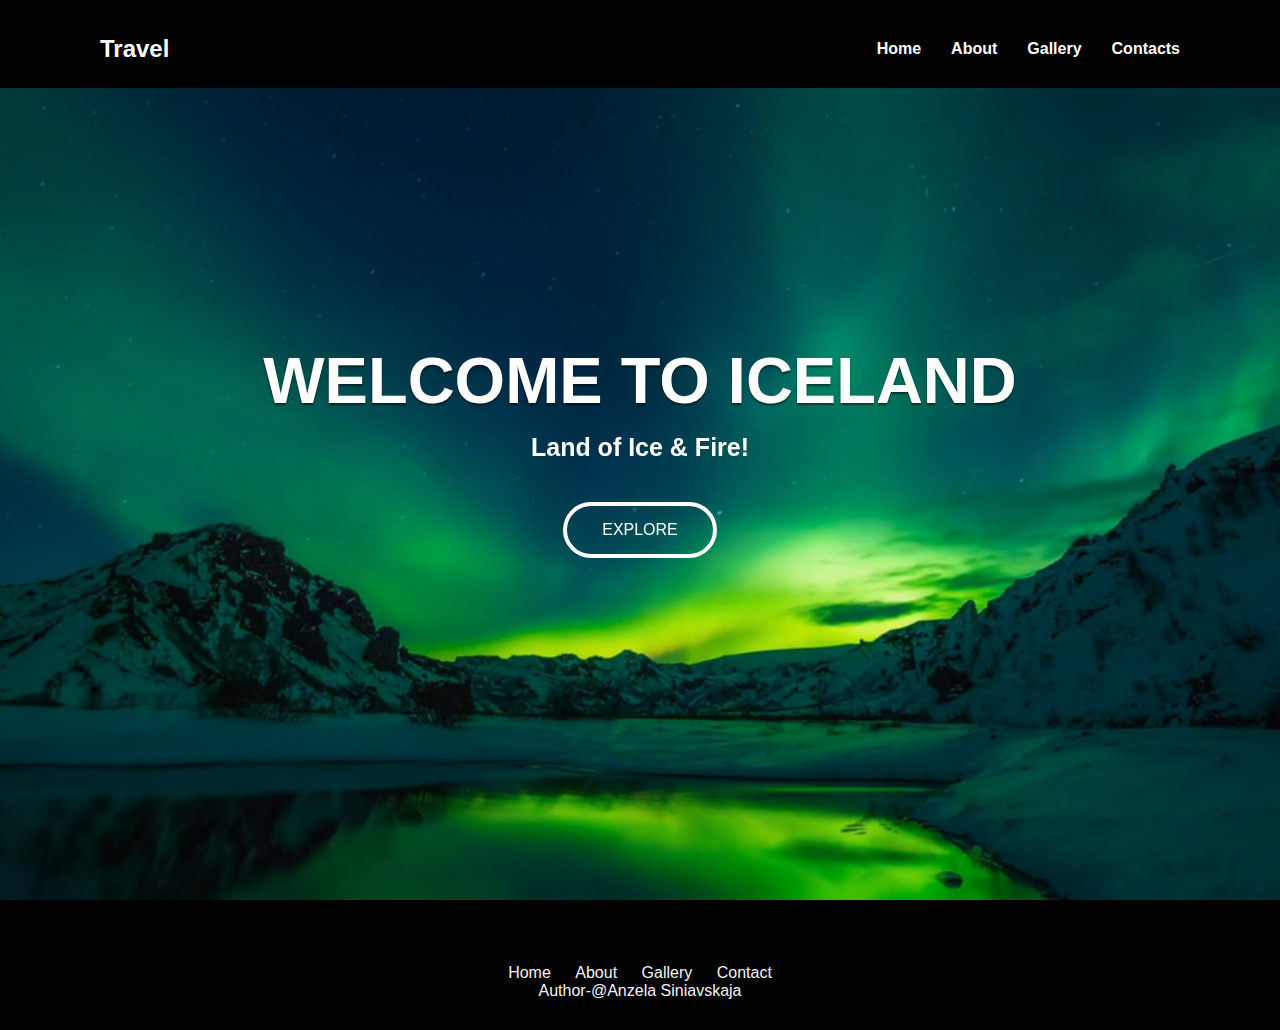
<file: index.html>
<!DOCTYPE html>
<html lang="en">
<head>
    <meta charset="UTF-8">
    <meta name="viewport" content="width=device-width, initial-scale=1.0">
    <meta name="description"
        content="Informative Travel blog about the Iceland">
    <meta name="keywords" content="Iceland, Aurora, Volcano, Traver Iceland">
    <meta name="author" content="Anzela Siniavskaja">
    <title>Iceland</title>
    <link rel="stylesheet" href="assets/css/style.css">
    <link rel="stylesheet" href="https://cdnjs.cloudflare.com/ajax/libs/font-awesome/6.6.0/css/all.min.css" integrity="sha512-Kc323vGBEqzTmouAECnVceyQqyqdsSiqLQISBL29aUW4U/M7pSPA/gEUZQqv1cwx4OnYxTxve5UMg5GT6L4JJg==" crossorigin="anonymous" referrerpolicy="no-referrer" />
</head>
<body>
    <header>
         <h2><a href="#">Travel</a></h2> 
            <ul class="nav">
            <li><a href="index.html" class="link">Home</a></li>
            <li><a href="about.html" class="link">About</a></li>
            <li><a href="gallery.html" class="link">Gallery</a></li>
            <li><a href="contact.html" class="link">Contacts</a></li>
            </ul>
    </header>
    <section class="box">
        <video src="assets/img/74183-550033434_medium.mp4" autoplay muted loop></video>
        <h1>Welcome to Iceland</h1>
        <h3>Land of Ice & Fire!</h3>
        <a href="about.html" class="boxBtn">Explore</a>
    </section>
    <footer>
        <section class="footer">
            <div class="social">
                <a href="https://www.instagram.com/" target="_blank" rel="noopener" id="Instagram"
                    aria-label="Visit our Instagram page (opens in a new tab)"><i class="fa-brands fa-instagram"></i></a>
          <a href="https://www.facebook.com/" target="_blank" rel="noopener"
                    aria-label="Visit our Facebook page (opens in a new tab)"><i class="fa-brands fa-facebook"></i></a>
          <a href="https://twitter.com/?lang=en" target="_blank" rel="noopener"
                    aria-label="Visit our Twitter page (opens in a new tab)"><i class="fa-brands fa-square-twitter"></i></a>
          <a href="https://www.snapchat.com/" target="_blank" rel="noopener"
                    aria-label="Visit our Snapchat page (opens in a new tab)"><i class="fa-brands fa-snapchat"></i></a>
            </div>

            <ul>
                <li><a href="index.html" class="link">Home</a></li>
                <li><a href="about.html" class="link">About</a></li>
                <li><a href="gallery.html" class="link">Gallery</a></li>
                <li><a href="contact.html" class="link">Contact</a></li>
            </ul>
            <p class="author">Author-@Anzela Siniavskaja</p>
        </section>
        </footer>
</body>
</html>
</file>
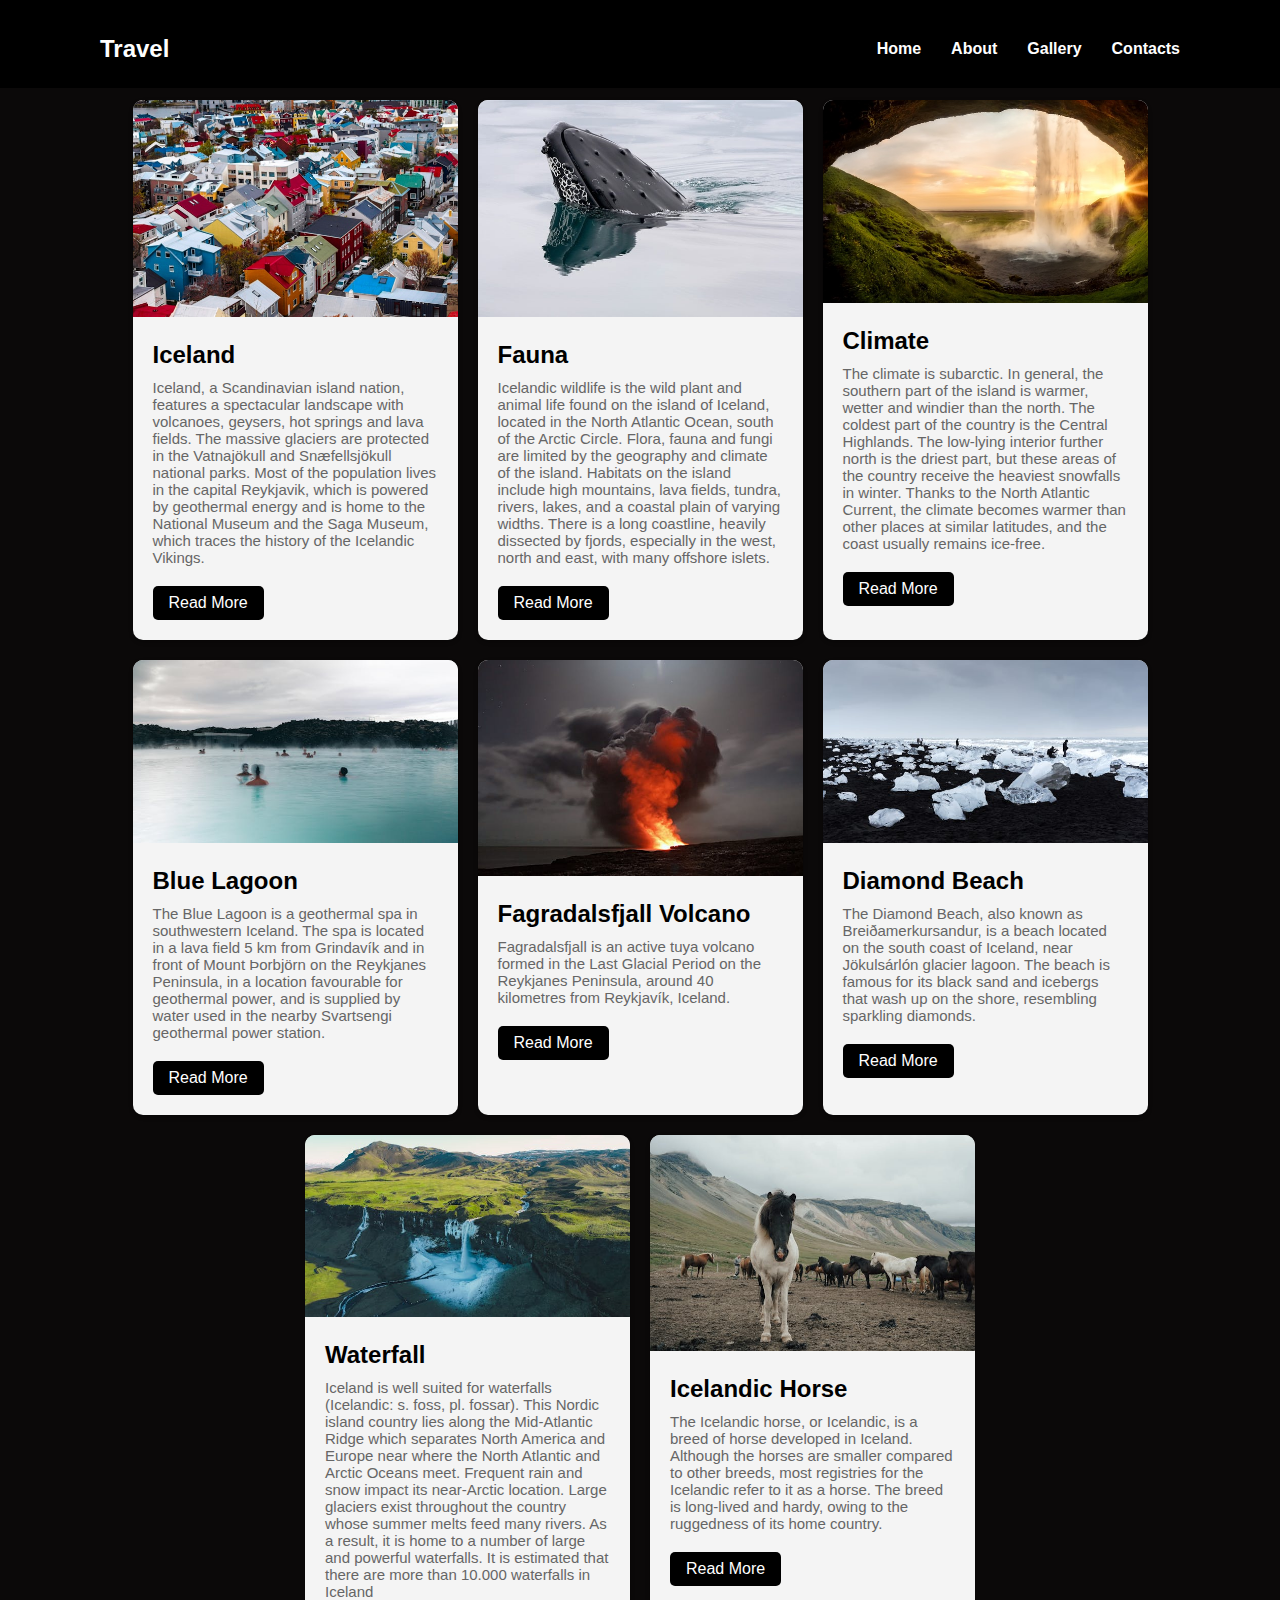
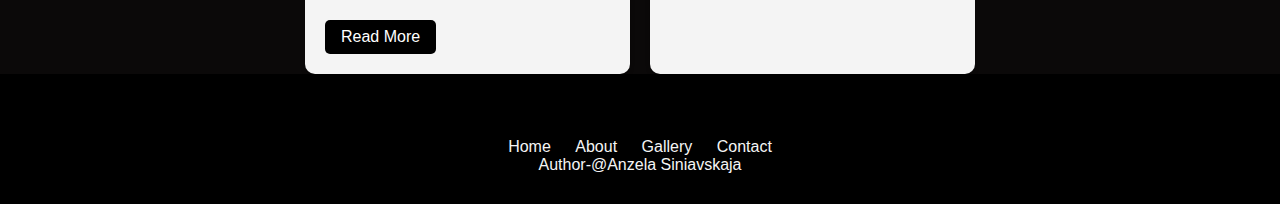
<file: about.html>
<!DOCTYPE html>
<html lang="en">
<head>
    <meta charset="UTF-8">
    <meta name="viewport" content="width=device-width, initial-scale=1.0">
        <meta name="description"
        content="Informative Travel blog about the Iceland">
    <meta name="keywords" content="Iceland, Aurora, Volcano, Traver Iceland">
    <meta name="author" content="Anzela Siniavskaja">
    <title>Iceland</title>
    <link rel="stylesheet" href="assets/css/style.css">
    <link rel="stylesheet" href="https://cdnjs.cloudflare.com/ajax/libs/font-awesome/6.6.0/css/all.min.css" integrity="sha512-Kc323vGBEqzTmouAECnVceyQqyqdsSiqLQISBL29aUW4U/M7pSPA/gEUZQqv1cwx4OnYxTxve5UMg5GT6L4JJg==" crossorigin="anonymous" referrerpolicy="no-referrer" />
</head>
<body>
    <header>
         <h2><a href="#">Travel</a></h2> 
            <ul class="nav">
            <li><a href="index.html" class="link">Home</a></li>
            <li><a href="about.html" class="link">About</a></li>
            <li><a href="gallery.html" class="link">Gallery</a></li>
            <li><a href="contact.html" class="link">Contacts</a></li>
            </ul>
    </header>
   <main>
        <div class="card-container">
            <div class="card">
                <img src="assets/img/tom-podmore-N1ONXKUAiGU-unsplash.jpg" alt="">
                <div class="card-content">
                    <h1>Iceland</h1>
                    <p>Iceland, a Scandinavian island nation, features a spectacular landscape with volcanoes, geysers, hot springs and lava fields. The massive glaciers are protected in the Vatnajökull and Snæfellsjökull national parks. Most of the population lives in the capital Reykjavik, which is powered by geothermal energy and is home to the National Museum and the Saga Museum, which traces the history of the Icelandic Vikings.</p>
                    <a href="https://en.wikipedia.org/wiki/Iceland" class="card-button link" target="_blank">Read More</a>
                </div>
            </div>

         
            <div class="card">
                <img src="assets/img/whale-8274342_640.jpg" alt="">
                <div class="card-content">
                    <h1>Fauna</h1>
                    <p>Icelandic wildlife is the wild plant and animal life found on the island of Iceland, located in the North Atlantic Ocean, south of the Arctic Circle. Flora, fauna and fungi are limited by the geography and climate of the island. Habitats on the island include high mountains, lava fields, tundra, rivers, lakes, and a coastal plain of varying widths. There is a long coastline, heavily dissected by fjords, especially in the west, north and east, with many offshore islets.</p>
                    <a href="https://en.wikipedia.org/wiki/Iceland" class="card-button link" target="_blank">Read More</a>
                </div>
            </div>

         
            <div class="card">
                <img src="assets/img/iceland-2608985_640.jpg" alt="">
                <div class="card-content">
                    <h1>Climate</h1>
                    <p>The climate is subarctic. In general, the southern part of the island is warmer, wetter and windier than the north. The coldest part of the country is the Central Highlands. The low-lying interior further north is the driest part, but these areas of the country receive the heaviest snowfalls in winter. Thanks to the North Atlantic Current, the climate becomes warmer than other places at similar latitudes, and the coast usually remains ice-free.</p>
                    <a href="https://en.wikipedia.org/wiki/Iceland" class="card-button link" target="_blank">Read More</a>
                </div>
            </div>

              <div class="card">
                <img src="assets/img/pexels-it-s-mj-1143455268-20955080.jpg" alt="">
                <div class="card-content">
                    <h1>Blue Lagoon</h1>
                    <p>The Blue Lagoon is a geothermal spa in southwestern Iceland. The spa is located in a lava field 5 km from Grindavík and in front of Mount Þorbjörn on the Reykjanes Peninsula, in a location favourable for geothermal power, and is supplied by water used in the nearby Svartsengi geothermal power station.</p>
                    <a href="https://en.wikipedia.org/wiki/Iceland" class="card-button link" target="_blank">Read More</a>
                </div>
            </div>

                <div class="card">
                <img src="assets/img/pexels-pixabay-417070.jpg" alt="">
                <div class="card-content">
                    <h1>Fagradalsfjall Volcano</h1>
                    <p>Fagradalsfjall is an active tuya volcano formed in the Last Glacial Period on the Reykjanes Peninsula, around 40 kilometres from Reykjavík, Iceland.</p>
                    <a href="https://en.wikipedia.org/wiki/Iceland" class="card-button link" target="_blank">Read More</a>
                </div>
            </div>

               <div class="card">
                <img src="assets/img/pexels-valdemaras-d-784301-4087258.jpg" alt="">
                <div class="card-content">
                    <h1>Diamond Beach</h1>
                    <p>The Diamond Beach, also known as Breiðamerkursandur, is a beach located on the south coast of Iceland, near Jökulsárlón glacier lagoon. The beach is famous for its black sand and icebergs that wash up on the shore, resembling sparkling diamonds.</p>
                    <a href="https://en.wikipedia.org/wiki/Iceland" class="card-button link" target="_blank">Read More</a>
                </div>
            </div>

                  <div class="card">
                <img src="assets/img/pexels-archie-mcnicol-559645417-16948673.jpg" alt="">
                <div class="card-content">
                    <h1>Waterfall</h1>
                    <p>Iceland is well suited for waterfalls (Icelandic: s. foss, pl. fossar). This Nordic island country lies along the Mid-Atlantic Ridge which separates North America and Europe near where the North Atlantic and Arctic Oceans meet. Frequent rain and snow impact its near-Arctic location. Large glaciers exist throughout the country whose summer melts feed many rivers. As a result, it is home to a number of large and powerful waterfalls. It is estimated that there are more than 10.000 waterfalls in Iceland</p>
                    <a href="https://en.wikipedia.org/wiki/Iceland" class="card-button link" target="_blank">Read More</a>
                </div>
            </div>

                   <div class="card">
                <img src="assets/img/pexels-katapal-2659484.jpg" alt="">
                <div class="card-content">
                    <h1>Icelandic Horse</h1>
                    <p>The Icelandic horse, or Icelandic, is a breed of horse developed in Iceland. Although the horses are smaller compared to other breeds, most registries for the Icelandic refer to it as a horse. The breed is long-lived and hardy, owing to the ruggedness of its home country.</p>
                    <a href="https://en.wikipedia.org/wiki/Iceland" class="card-button link" target="_blank">Read More</a>
                </div>
            </div>
        </div>
   </main>
    <footer>
        <section class="footer">
            <div class="social">
                <a href="https://www.instagram.com/" target="_blank" rel="noopener" id="Instagram"
                    aria-label="Visit our Instagram page (opens in a new tab)"><i class="fa-brands fa-instagram"></i></a>
          <a href="https://www.facebook.com/" target="_blank" rel="noopener"
                    aria-label="Visit our Facebook page (opens in a new tab)"><i class="fa-brands fa-facebook"></i></a>
          <a href="https://twitter.com/?lang=en" target="_blank" rel="noopener"
                    aria-label="Visit our Twitter page (opens in a new tab)"><i class="fa-brands fa-square-twitter"></i></a>
          <a href="https://www.snapchat.com/" target="_blank" rel="noopener"
                    aria-label="Visit our Snapchat page (opens in a new tab)"><i class="fa-brands fa-snapchat"></i></a>
            </div>

            <ul>
                <li><a href="index.html" class="link">Home</a></li>
                <li><a href="about.html" class="link">About</a></li>
                <li><a href="gallery.html" class="link">Gallery</a></li>
                <li><a href="contact.html" class="link">Contact</a></li>
            </ul>
            <p class="author">Author-@Anzela Siniavskaja</p>
        </section>
        </footer>
</body>
</html>
</file>
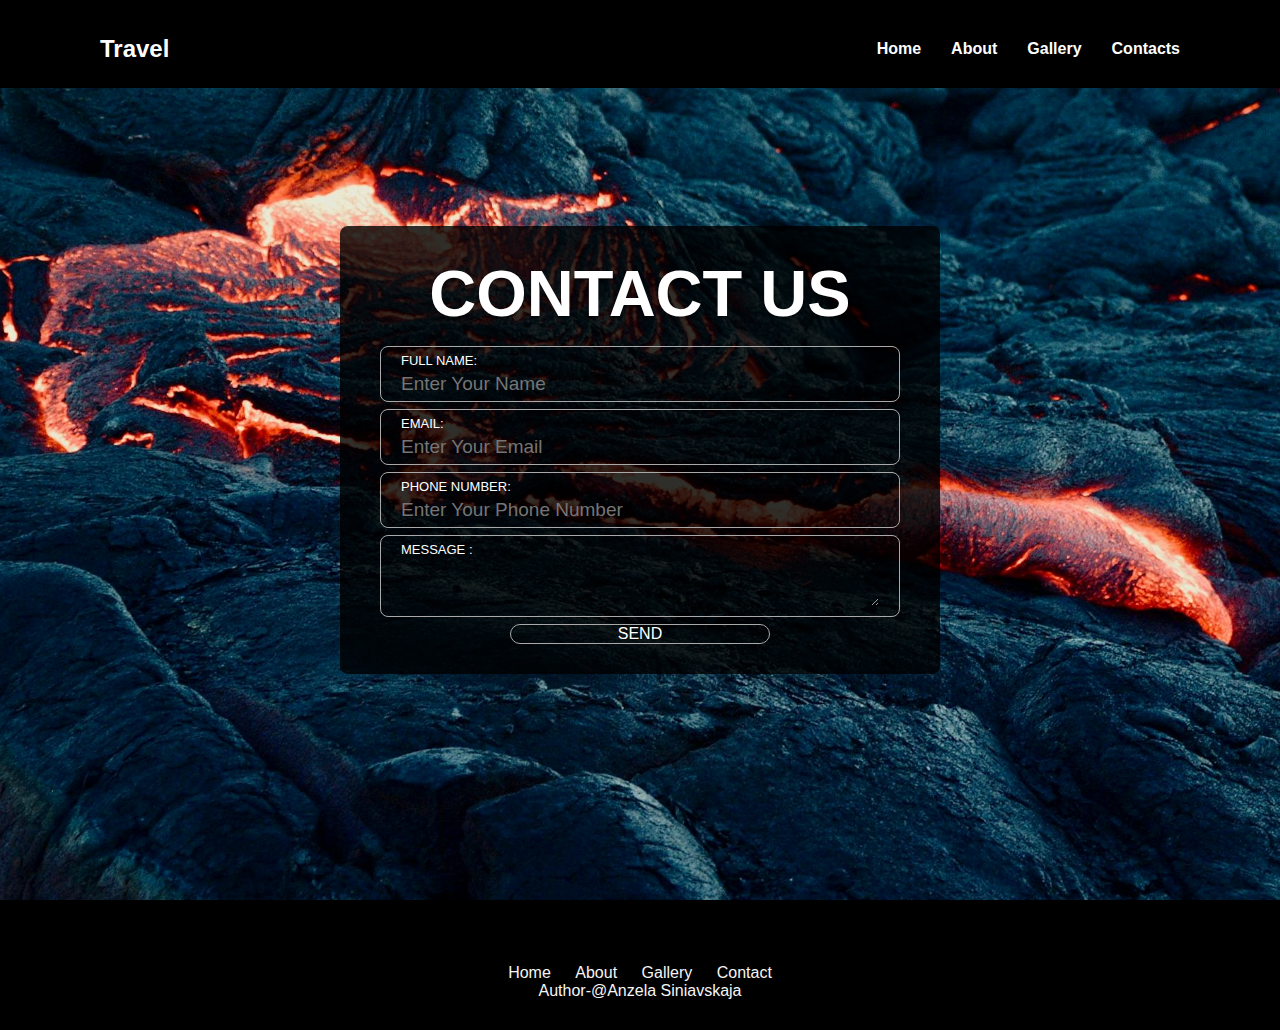
<file: contact.html>
<!DOCTYPE html>
<html lang="en">
<head>
    <meta charset="UTF-8">
    <meta name="viewport" content="width=device-width, initial-scale=1.0">
    <meta name="description"
        content="Informative Travel blog about the Iceland">
    <meta name="keywords" content="Iceland, Aurora, Volcano, Traver Iceland">
    <meta name="author" content="Anzela Siniavskaja">
    <title>Iceland</title>
    <link rel="stylesheet" href="assets/css/style.css">
    <link rel="stylesheet" href="https://cdnjs.cloudflare.com/ajax/libs/font-awesome/6.6.0/css/all.min.css" integrity="sha512-Kc323vGBEqzTmouAECnVceyQqyqdsSiqLQISBL29aUW4U/M7pSPA/gEUZQqv1cwx4OnYxTxve5UMg5GT6L4JJg==" crossorigin="anonymous" referrerpolicy="no-referrer" />
</head>
<body>
    <header>
         <h2><a href="#">Travel</a></h2> 
            <ul class="nav">
            <li><a href="index.html" class="link">Home</a></li>
            <li><a href="about.html" class="link">About</a></li>
            <li><a href="gallery.html" class="link">Gallery</a></li>
            <li><a href="contact.html" class="link">Contacts</a></li>
            </ul>
    </header>
<section class="box">
    <img src="assets/img/pexels-brent-keane-181485-1687530.jpg" alt="">
    <div class="contact-form">
        <h1>Contact Us</h1>
        <div class="form">
            <label>Full Name:</label>
            <input type="text" placeholder="Enter Your Name">
        </div>
          <div class="form">
            <label>Email:</label>
            <input type="text" placeholder="Enter Your Email">
        </div>
          <div class="form">
            <label>Phone Number:</label>
            <input type="text" placeholder="Enter Your Phone Number">
        </div>
        <div class="form">
            <label>Message :</label>
            <textarea></textarea>
        </div>
        <a href="" class="button">Send</a>  
    </div>
</section>
    <footer>
        <section class="footer">
            <div class="social">
                <a href="https://www.instagram.com/" target="_blank" rel="noopener" id="Instagram"
                    aria-label="Visit our Instagram page (opens in a new tab)"><i class="fa-brands fa-instagram"></i></a>
          <a href="https://www.facebook.com/" target="_blank" rel="noopener"
                    aria-label="Visit our Facebook page (opens in a new tab)"><i class="fa-brands fa-facebook"></i></a>
          <a href="https://twitter.com/?lang=en" target="_blank" rel="noopener"
                    aria-label="Visit our Twitter page (opens in a new tab)"><i class="fa-brands fa-square-twitter"></i></a>
          <a href="https://www.snapchat.com/" target="_blank" rel="noopener"
                    aria-label="Visit our Snapchat page (opens in a new tab)"><i class="fa-brands fa-snapchat"></i></a>
            </div>

            <ul>
                <li><a href="index.html" class="link">Home</a></li>
                <li><a href="about.html" class="link">About</a></li>
                <li><a href="gallery.html" class="link">Gallery</a></li>
                <li><a href="contact.html" class="link">Contact</a></li>
            </ul>
            <p class="author">Author-@Anzela Siniavskaja</p>
        </section>
        </footer>
</body>
</html>
</file>
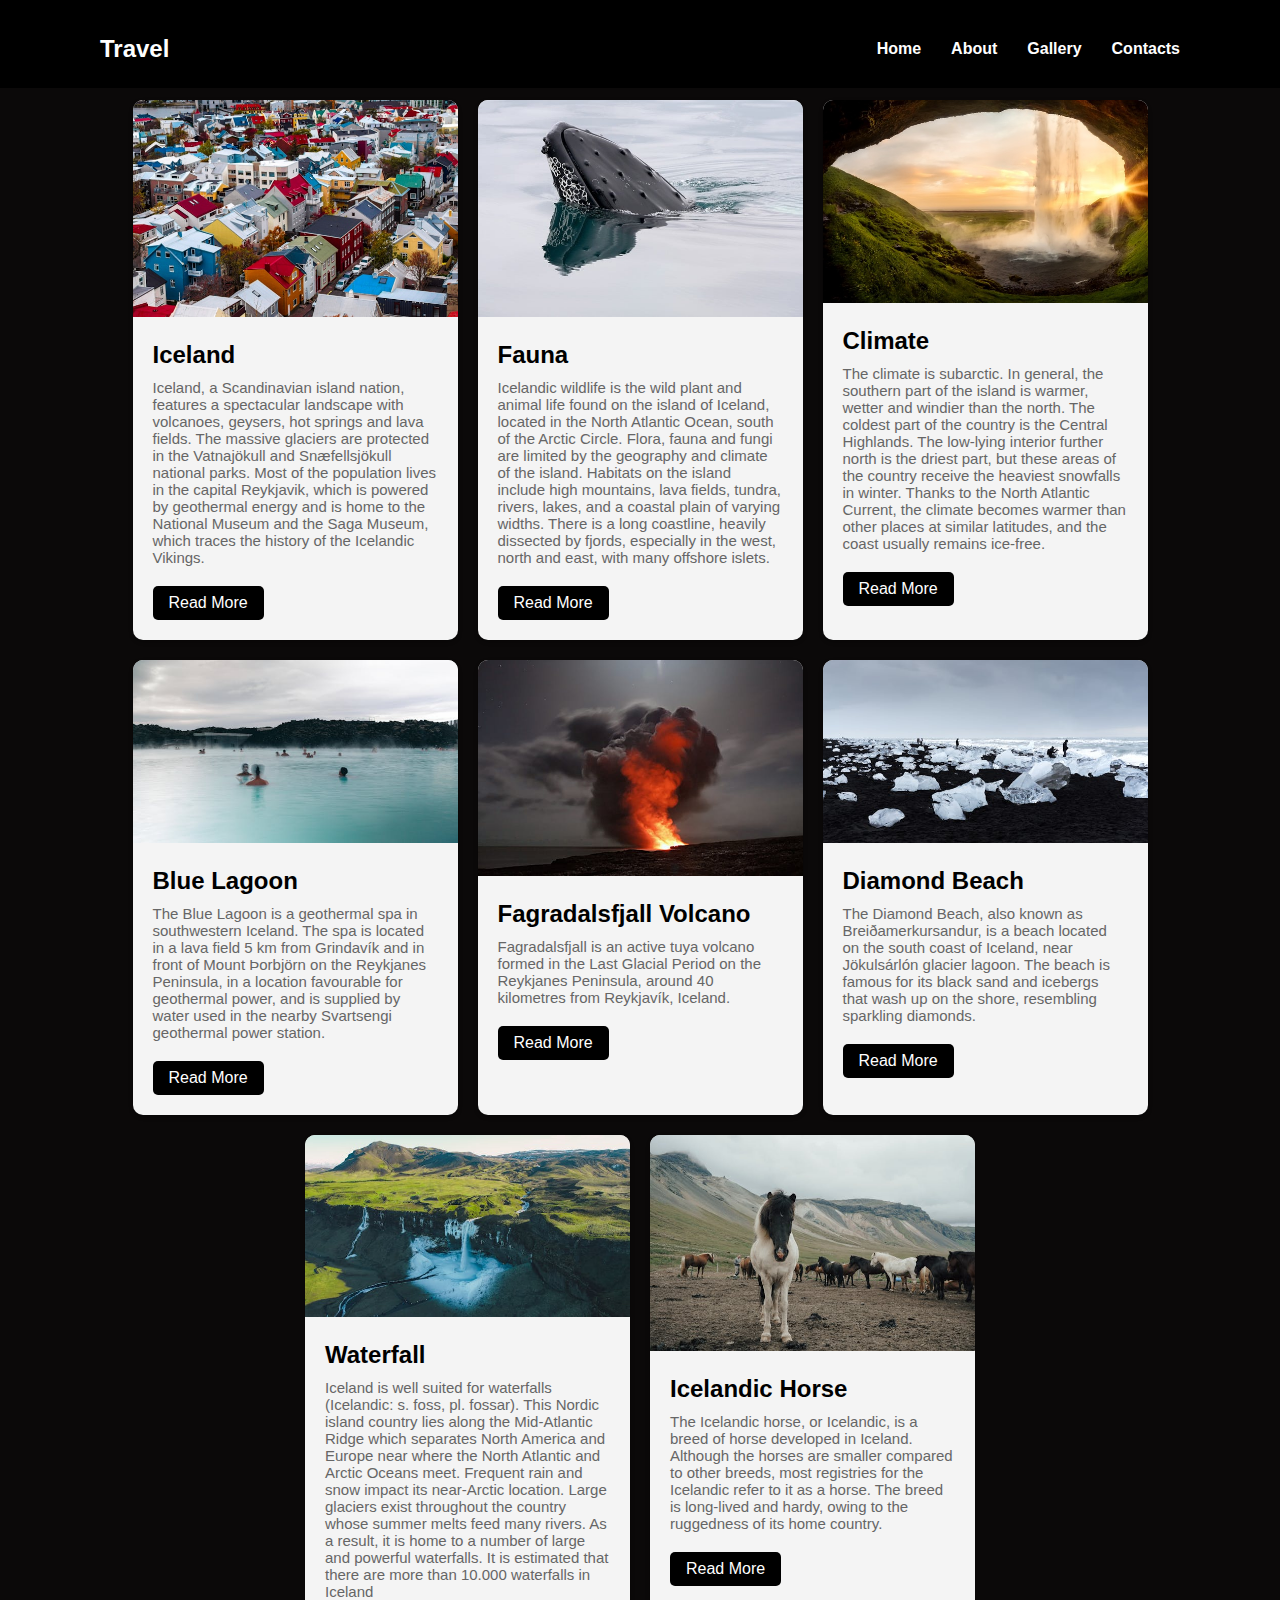
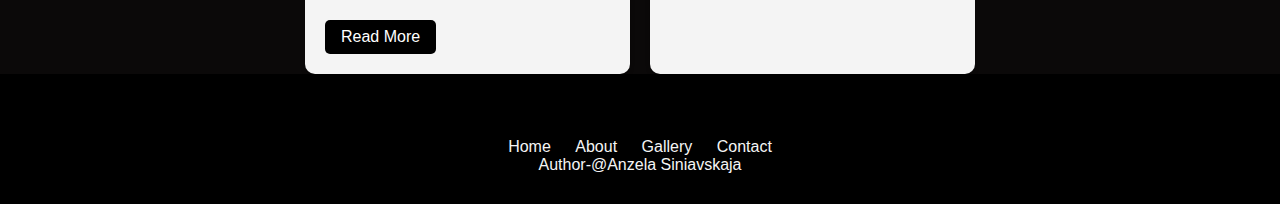
<file: info.html>
<!DOCTYPE html>
<html lang="en">
<head>
    <meta charset="UTF-8">
    <meta name="viewport" content="width=device-width, initial-scale=1.0">
    <title>Document</title>
    <link rel="stylesheet" href="assets/css/style.css">
    <link rel="stylesheet" href="https://cdnjs.cloudflare.com/ajax/libs/font-awesome/6.6.0/css/all.min.css" integrity="sha512-Kc323vGBEqzTmouAECnVceyQqyqdsSiqLQISBL29aUW4U/M7pSPA/gEUZQqv1cwx4OnYxTxve5UMg5GT6L4JJg==" crossorigin="anonymous" referrerpolicy="no-referrer" />
</head>
<body>
    <header>
         <h2><a href="#">Travel</a></h2> 
            <ul class="nav">
            <li><a href="index.html" class="link">Home</a></li>
            <li><a href="info.html" class="link">About</a></li>
            <li><a href="img.html" class="link">Gallery</a></li>
            <li><a href="contact.html" class="link">Contacts</a></li>
            </ul>
    </header>
   <main>
        <div class="card-container">
            <div class="card">
                <img src="./img/tom-podmore-N1ONXKUAiGU-unsplash.jpg" alt="">
                <div class="card-content">
                    <h1>Iceland</h1>
                    <p>Iceland, a Scandinavian island nation, features a spectacular landscape with volcanoes, geysers, hot springs and lava fields. The massive glaciers are protected in the Vatnajökull and Snæfellsjökull national parks. Most of the population lives in the capital Reykjavik, which is powered by geothermal energy and is home to the National Museum and the Saga Museum, which traces the history of the Icelandic Vikings.</p>
                    <a href="https://en.wikipedia.org/wiki/Iceland" class="card-button link" target="_blank">Read More</a>
                </div>
            </div>

         
            <div class="card">
                <img src="./img/whale-8274342_640.jpg" alt="">
                <div class="card-content">
                    <h1>Fauna</h1>
                    <p>Icelandic wildlife is the wild plant and animal life found on the island of Iceland, located in the North Atlantic Ocean, south of the Arctic Circle. Flora, fauna and fungi are limited by the geography and climate of the island. Habitats on the island include high mountains, lava fields, tundra, rivers, lakes, and a coastal plain of varying widths. There is a long coastline, heavily dissected by fjords, especially in the west, north and east, with many offshore islets.</p>
                    <a href="https://en.wikipedia.org/wiki/Iceland" class="card-button link" target="_blank">Read More</a>
                </div>
            </div>

         
            <div class="card">
                <img src="./img/iceland-2608985_640.jpg" alt="">
                <div class="card-content">
                    <h1>Climate</h1>
                    <p>The climate is subarctic. In general, the southern part of the island is warmer, wetter and windier than the north. The coldest part of the country is the Central Highlands. The low-lying interior further north is the driest part, but these areas of the country receive the heaviest snowfalls in winter. Thanks to the North Atlantic Current, the climate becomes warmer than other places at similar latitudes, and the coast usually remains ice-free.</p>
                    <a href="https://en.wikipedia.org/wiki/Iceland" class="card-button link" target="_blank">Read More</a>
                </div>
            </div>

              <div class="card">
                <img src="./img/pexels-it-s-mj-1143455268-20955080.jpg" alt="">
                <div class="card-content">
                    <h1>Blue Lagoon</h1>
                    <p>The Blue Lagoon is a geothermal spa in southwestern Iceland. The spa is located in a lava field 5 km from Grindavík and in front of Mount Þorbjörn on the Reykjanes Peninsula, in a location favourable for geothermal power, and is supplied by water used in the nearby Svartsengi geothermal power station.</p>
                    <a href="https://en.wikipedia.org/wiki/Iceland" class="card-button link" target="_blank">Read More</a>
                </div>
            </div>

                <div class="card">
                <img src="./img/pexels-pixabay-417070.jpg" alt="">
                <div class="card-content">
                    <h1>Fagradalsfjall Volcano</h1>
                    <p>Fagradalsfjall is an active tuya volcano formed in the Last Glacial Period on the Reykjanes Peninsula, around 40 kilometres from Reykjavík, Iceland.</p>
                    <a href="https://en.wikipedia.org/wiki/Iceland" class="card-button link" target="_blank">Read More</a>
                </div>
            </div>

               <div class="card">
                <img src="./img/pexels-valdemaras-d-784301-4087258.jpg" alt="">
                <div class="card-content">
                    <h1>Diamond Beach</h1>
                    <p>The Diamond Beach, also known as Breiðamerkursandur, is a beach located on the south coast of Iceland, near Jökulsárlón glacier lagoon. The beach is famous for its black sand and icebergs that wash up on the shore, resembling sparkling diamonds.</p>
                    <a href="https://en.wikipedia.org/wiki/Iceland" class="card-button link" target="_blank">Read More</a>
                </div>
            </div>

                  <div class="card">
                <img src="./img/pexels-archie-mcnicol-559645417-16948673.jpg" alt="">
                <div class="card-content">
                    <h1>Waterfall</h1>
                    <p>Iceland is well suited for waterfalls (Icelandic: s. foss, pl. fossar). This Nordic island country lies along the Mid-Atlantic Ridge which separates North America and Europe near where the North Atlantic and Arctic Oceans meet. Frequent rain and snow impact its near-Arctic location. Large glaciers exist throughout the country whose summer melts feed many rivers. As a result, it is home to a number of large and powerful waterfalls. It is estimated that there are more than 10.000 waterfalls in Iceland</p>
                    <a href="https://en.wikipedia.org/wiki/Iceland" class="card-button link" target="_blank">Read More</a>
                </div>
            </div>

                   <div class="card">
                <img src="./img/pexels-katapal-2659484.jpg" alt="">
                <div class="card-content">
                    <h1>Icelandic Horse</h1>
                    <p>The Icelandic horse, or Icelandic, is a breed of horse developed in Iceland. Although the horses are smaller compared to other breeds, most registries for the Icelandic refer to it as a horse. The breed is long-lived and hardy, owing to the ruggedness of its home country.</p>
                    <a href="https://en.wikipedia.org/wiki/Iceland" class="card-button link" target="_blank">Read More</a>
                </div>
            </div>
        </div>
   </main>
    <footer>
        <section class="footer">
            <div class="social">
                <a href="https://www.instagram.com/" target="_blank" rel="noopener" id="Instagram"
                    aria-label="Visit our Instagram page (opens in a new tab)"><i class="fa-brands fa-instagram"></i></a>
          <a href="https://www.facebook.com/" target="_blank" rel="noopener"
                    aria-label="Visit our Facebook page (opens in a new tab)"><i class="fa-brands fa-facebook"></i></a>
          <a href="https://twitter.com/?lang=en" target="_blank" rel="noopener"
                    aria-label="Visit our Twitter page (opens in a new tab)"><i class="fa-brands fa-square-twitter"></i></a>
          <a href="https://www.snapchat.com/" target="_blank" rel="noopener"
                    aria-label="Visit our Snapchat page (opens in a new tab)"><i class="fa-brands fa-snapchat"></i></a>
            </div>

            <ul>
                <li><a href="index.html" class="link">Home</a></li>
                <li><a href="info.html" class="link">About</a></li>
                <li><a href="img.html" class="link">Gallery</a></li>
                <li><a href="contact.html" class="link">Contact</a></li>
            </ul>
            <p class="author">Author-@Anzela Siniavskaja</p>
        </section>
        </footer>
</body>
</html>
</file>
<file: assets/css/style.css>
* {
	margin: 0;
	padding: 0;
	box-sizing: border-box;
}

body {
	font-family: 'Poppins', sans-serif;
	background-color: rgb(11, 9, 9);
	min-height: 100%;
}

ul {
	list-style: none;
}

a {
	text-decoration: none;
	color: inherit;
}

section {
	display: flex;
	flex-direction: column;
	align-items: center;
	padding: 110px 100px;
}

header {
	position: absolute;
	background-color: #000;
	top: 0;
	left: 0;
	z-index: 10;
	width: 100%;
	display: flex;
	justify-content: space-between;
	align-items: center;
	color: #fff;
	padding: 35px 100px 25px;
}

header a {
	text-transform: capitalize;
	font-weight: 900;
}

header h2 {
	text-transform: uppercase;
}

header .nav {
	display: flex;
}

header .nav li {
	margin: 0 15px;
}

header .nav li:first-child {
	margin-left: 0;
}

header .nav li:last-child {
	margin-right: 0;
}

.box {
	position: relative;
	justify-content: center;
	min-height: 100vh;
	color: #fff;
	text-align: center;
}

.box video {
	position: absolute;
	left: 0;
	top: 0;
	width: 100%;
	height: 100%;
	object-fit: cover;
	z-index: -1;
}


.box h1 {
	margin-bottom: 15px;
	font-size: 65px;
	text-transform: uppercase;
	text-shadow: 0 2px;
	text-shadow: 0 2px 2px rgb(0, 0, 0, 0.5);
}

.box h3 {
	font-size: 25px;
	margin-bottom: 40px;
}

.box a.boxBtn {
	padding: 15px 35px;
	background: transparent;
	border-radius: 50px;
	color: #fff;
	text-transform: uppercase;
	border: #fff solid 4px;
	transition: all 0.5s;
}

.box a.boxBtn:hover {
	background: #fff;
	color: #000;
}

.footer {
	background-color: #000;
	position: inherit;
	padding: 0;
}

.social {
	text-align: center;
	padding-top: 20px;
	padding-bottom: 20px;
}

.social a {
	font-size: 20px;
	display: inline-block;
	color: whitesmoke;
	width: 25px;
	padding: 10px;
	border-radius: 8px;
}

.social a:hover {
	background-color: skyblue;
}

.footer ul li {
	display: inline;
	padding: 10px 10px;
	color: whitesmoke;
	margin: 0;
}

.author {
	text-align: left;
	padding-bottom: 30px;
	color: whitesmoke;
}

/* info page */

.card-container {
	display: flex;
	justify-content: center;
	flex-wrap: wrap;
	gap: 20px;
	margin-top: 100px;
}

.card {
	width: 325px;
	background-color: #f4f4f4;
	border-radius: 10px;
	box-shadow: 0px 2px 4px rgba(0, 0, 0, 0.3);
	overflow: hidden;
	transition: .6s;
}


.card:hover {
	transform: translateY(-20px);
}

.card img {
	width: 100%;
	height: auto;
	object-fit: cover;
}

.card-content {
	padding: 20px;
}

.card-content h1 {
	font-size: 24px;
	margin-bottom: 10px;
}

.card-content p {
	font-size: 15px;
	color: #666;
	margin-bottom: 20px;
}

.card-button {
	display: inline-block;
	background-color: #000;
	color: #fff;
	text-decoration: none;
	border-radius: 5px;
	padding: 8px 16px;
}

/* gallery page */

.container {
	display: flex;
	flex-direction: column;
	justify-content: center;
	align-items: center;
	text-align: center;
	margin: 40px 20px 0 20px;
}


.container .img-box {
	display: flex;
	flex-direction: row;
	justify-content: space-between;
}

.container .img-box .dream {
	display: flex;
	flex-direction: column;
	width: 32.5%;
}

.container .img-box .dream img {
	width: 100%;
	padding-bottom: 15px;
	border-radius: 15px;
	overflow: hidden;
	transition: .6s;
}

.container .img-box .dream img:hover {
	transform: translateY(-20px);
}

/* Contact Page */

.box img {
	position: absolute;
	left: 0;
	top: 0;
	width: 100%;
	height: 100%;
	object-fit: cover;
	z-index: -1;
}

.contact-form {
	width: 85%;
	max-width: 600px;
	background: #000000cc;
	position: absolute;
	top: 50%;
	left: 50%;
	transform: translate(-50%, -50%);
	padding: 30px 40px;
	border-radius: 8px;
	text-align: center;
}

.form {
	border: 1px solid #a9a9a9;
	margin: 7px 0px;
	padding: 6px 20px;
	border-radius: 8px;
}

.contact-form h1 {
	font-weight: 900;
	margin-top: 0px;
	text-transform: uppercase;
	text-shadow: 0 2px;
	text-shadow: 0 2px 2px rgb(0, 0, 0, 0.5);
}

.form label {
	font-size: 13px;
	color: #fff;
	display: block;
	text-align: left;
	text-transform: uppercase;
}

.form input,
.form textarea {
	width: 100%;
	font-size: 19px;
	margin-top: 5px;
	border: none;
	background: none;
	outline: none;
	color: #fff;
}


.button {
	width: 50%;
	display: inline-block;
	background: transparent;
	border-radius: 50px;
	color: #fff;
	text-transform: uppercase;
	border: #a9a9a9 solid 1px;
	transition: all 0.5s;

}

.button:hover {
	background: #fff;
	color: #000;
}


@media (max-width: 1000px) {
	secttion {
		padding: 100px 50px;
	}

	header {
		padding: 20px 50px;
	}
}

@media (max-width: 700px) {
	header {
		flex-direction: column;
	}

	header h2 {
		margin-bottom: 15px;
	}

	header .nav li {
		margin: 0 7px;
	}

	.box h1 {
		font-size: 32px;
	}

	.box h3 {
		font-size: 20px;
	}

	box a.boxBtn {
		padding: 15px 40px;
	}
}

@media (max-width: 600px) {
	section {
		padding: 125px 30px;
	}
}

@media (max-width: 576px) {
	.container .img-box {
		flex-direction: column;
	}

	.container .img-box .dream {
		width: 100%;
	}

}
</file>
